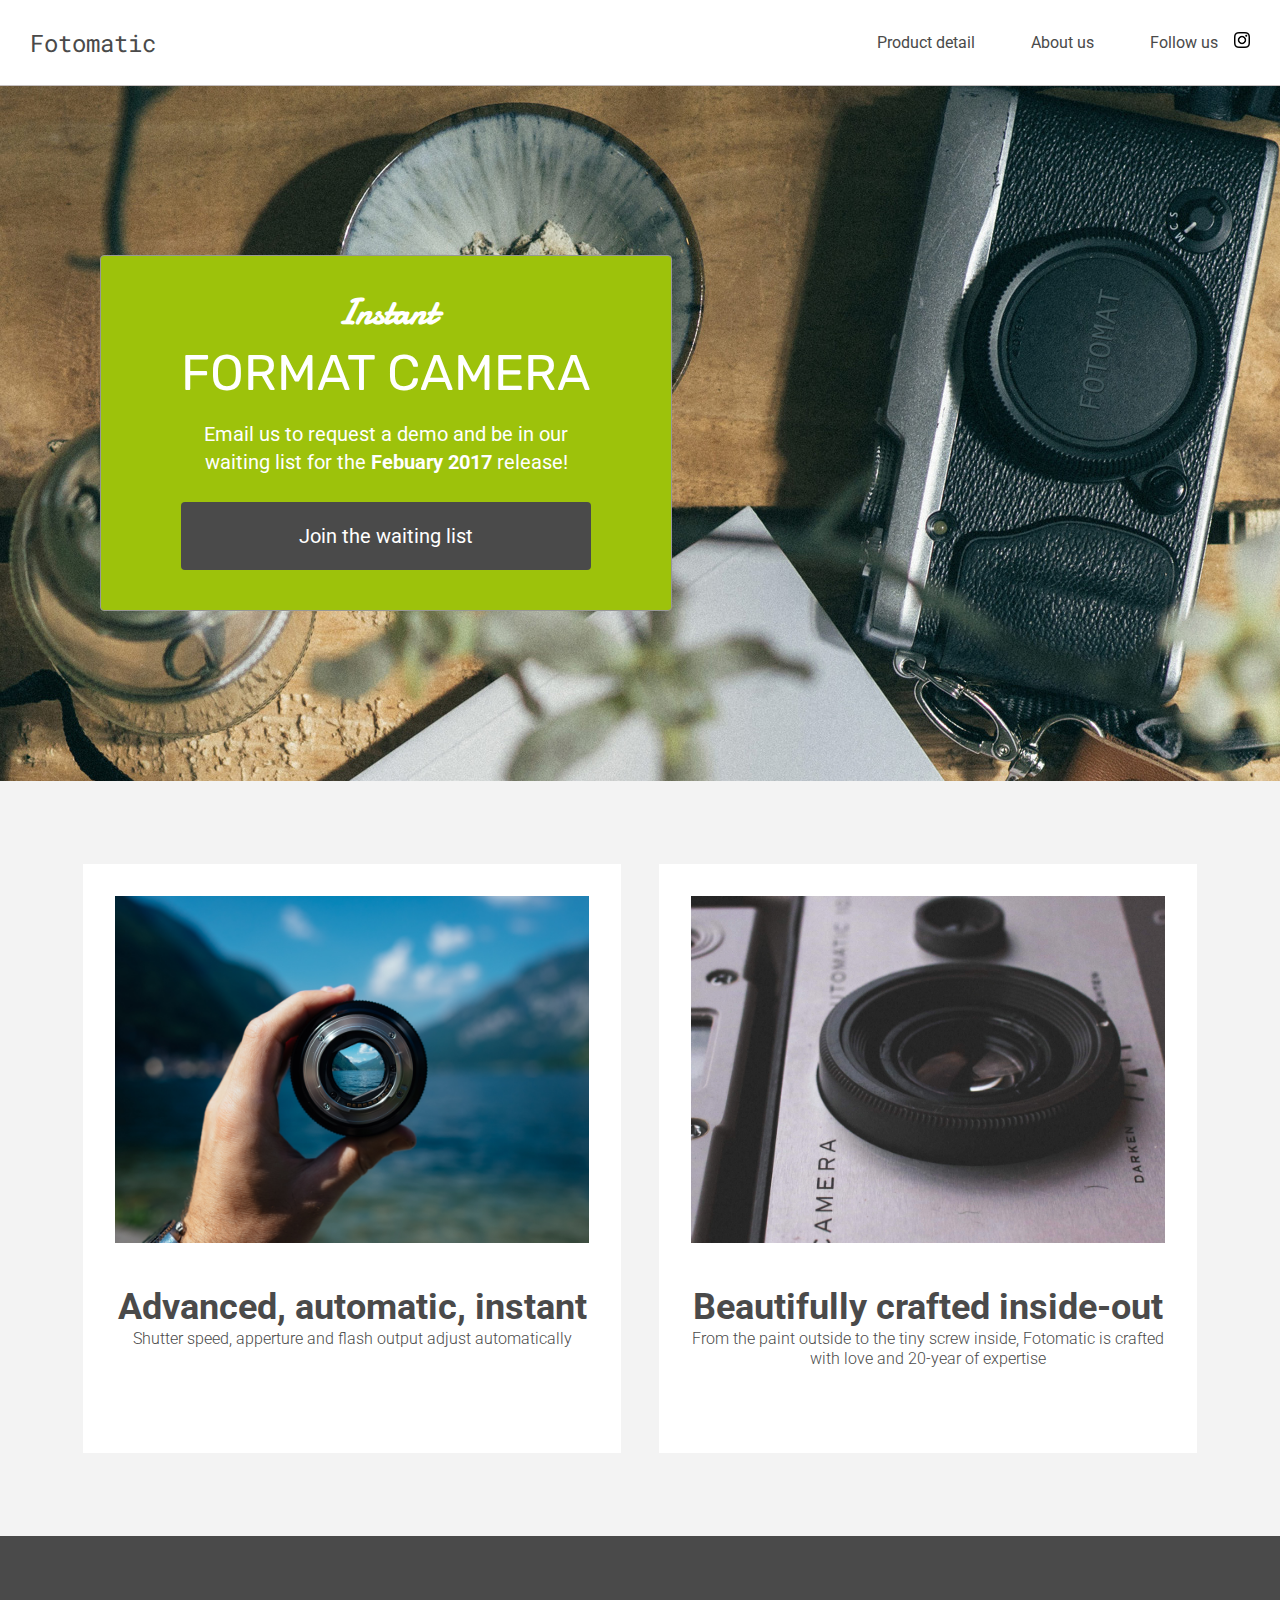
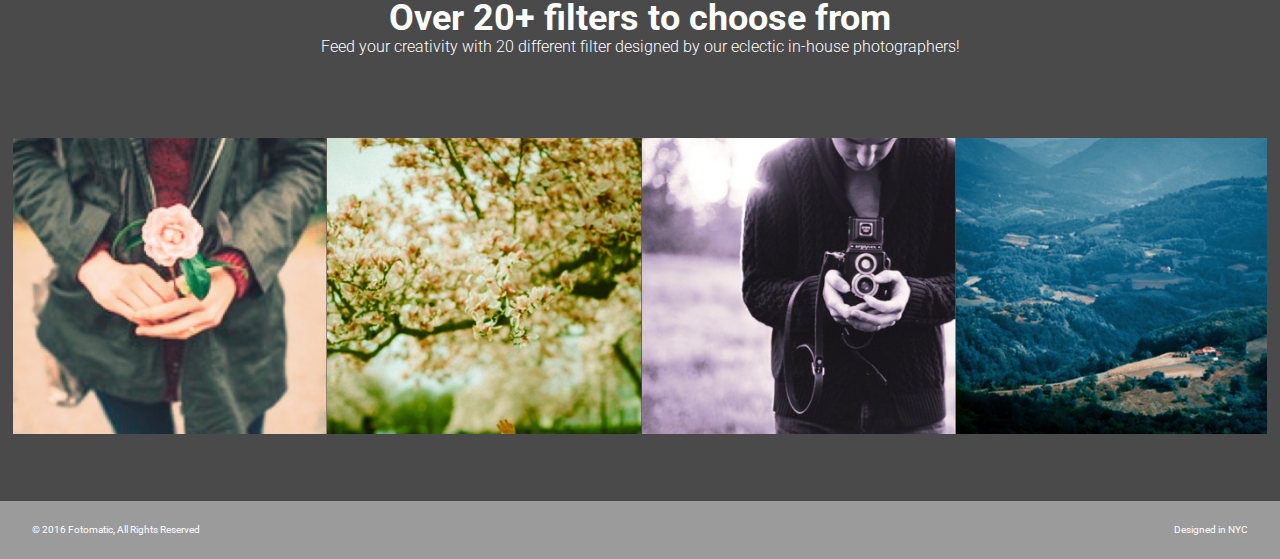
<file: index.html>
<!DOCTYPE html>
<html>
<head>
  <link href="https://fonts.googleapis.com/css?family=Damion" rel="stylesheet">
  <link href="https://fonts.googleapis.com/css?family=Rubik" rel="stylesheet">
  <link href="https://fonts.googleapis.com/css?family=Roboto:300,400,600,700" rel="stylesheet">
  <link href="https://fonts.googleapis.com/css?family=Roboto+Mono" rel="stylesheet"> 
  <link rel="stylesheet" href="resources/css/reset.css">
  <link rel="stylesheet" href="resources/css/style.css">
</head>
<body>
  <!-- Header -->
  <header>
    <div class="content">
      <a href="index.html" class="desktop logo">Fotomatic</a>
      <nav class="desktop">
        <ul>
          <li><a href="#">Product detail</a></li>
          <li><a href="#">About us</a></li>
          <li><a href="https://www.instagram.com/">Follow us <img class="icon" src="./resources/images/instagram.png"></a></li>
        </ul>
      </nav>
      <nav class="mobile">
        <ul>
          <li><a href="#"><img src="./resources/images/ic-logo.svg"></a></li>
          <li><a href="#"><img src="./resources/images/ic-product-detail.svg"></a></li>
          <li><a href="#"><img src="./resources/images/ic-about-us.svg"></a></li>
          <li><a href="#" class="button">Join us</a></li>
        </ul>
      </nav>
    </div>
  </header>

  <!-- Main Content -->
  <div class="main-content">

    <!-- Sign Up Section -->
    <div id="sign-up-section" class="banner">
      <div id="sign-up-cta">
        <div class="content center">
          <div class="header">
            <h2 class="cursive">Instant</h2>
            <h1 class="striking">FORMAT CAMERA</h1>
          </div>
          <div class="email">
            <span>
              Email us to request a demo and be in our waiting list for the <strong>Febuary 2017</strong> release!
            </span>
            <div class="button">Join the waiting list</div>
          </div>
        </div>
      </div>
    </div>

    <!-- Features Section -->
    <div id="features-section">
      <div class="feature center">
        
          <div class="image-container">
            <img src="resources/images/feature-1.png" />
          </div>
          <div class="content">
            <h2>Advanced, automatic, instant</h2>
            <h3>Shutter speed, apperture and flash output adjust automatically</h3>
          </div>
       
      </div>
      <div class="feature center">
       
          <div class="image-container">
            <img src="resources/images/feature-2.png" />
          </div>
          <div class="content">
            <h2>Beautifully crafted inside-out</h2>
            <h3>From the paint outside to the tiny screw inside, Fotomatic is crafted with love and 20-year of expertise</h3>
          </div>
        </div>
     
    </div>

    <!-- Filters Section -->
    <div id="filters-section">
      <div class="content center">
        <h2>Over 20+ filters to choose from</h2>
        <h3>Feed your creativity with 20 different filter designed by our eclectic in-house photographers!</h3>
      </div>
      <div class="images-container">
        <div class="image-container">
          <img src="./resources/images/filter-1.png" />
        </div>
        <div class="image-container">
          <img src="./resources/images/filter-2.png" />
        </div>
        <div class="image-container">
          <img src="./resources/images/filter-3.png" />
        </div>
        <div class="image-container extra">
          <img src="./resources/images/filter-4.png" />
        </div>
      </div>
    </div>

    <!-- Quotes Section
    <div id="quotes-section">
      <div class="content center">
        <span class="quote">“It’s truly something that could create a brand new photography Renaissance”</span>
        <img class="quote-citation" src="./resources/images/photography-logo.png" />
      </div>
    </div>

    <!-- Footer -->
    <footer>
      <div class="content">
        <span class="copyright">© 2016  Fotomatic, All Rights Reserved</span>
        <span class="location">Designed in NYC</span>
      </div>
    </footer>

  </div>
</body>
</html>
</file>
<file: resources/css/style.css>
/* Universal Styles */

html {
  font-family: "Roboto", sans-serif;
  font-size: 16px;
}

.main-content {
  position: relative;
  top: 5.3125rem; /* To offset for fixed header. */
}

.center {
  text-align: center;
}

.button {
  border-radius: 4px;
  background-color: #4a4a4a;
  color: white;
}

.image-container {
  overflow: hidden;
}

/*.image-container img {
  display: block;
}*/

@media only screen and (max-width: 760px) {
  .main-content {
    top: 2.5625rem;
  }
}

/* Header */

header {
  position: fixed;
  width: 100%;
  border-bottom: solid 1px #c6c1c1;
  background-color: white;
  z-index: 5;
  height: 5.3125rem;
}

header .content {
  display: flex;
  align-items: center;
  padding: 1.875rem;
}

header a {
  color: #4a4a4a;
  text-decoration: none;
}

header .logo {
  flex: 1;
  font-family: 'Roboto Mono', monospace;
  font-size: 1.5rem;
}

header nav ul {
  display: flex;
}

nav li {
  padding-left: 3.5rem;
}

nav a {
  vertical-align: bottom;
  line-height: 1.6;
}

header .icon {
  width: 1rem;
  padding-left: .75rem;
}

header .mobile {
  display: none;
}

@media only screen and (max-width: 760px) {
  header .desktop {
    display: none;
  }

  header .mobile {
    display: block;
    width: 100%;
  }

  header .content {
    padding: .5rem 0;
  }

  header .mobile ul {
    display: flex;
    justify-content: space-around;
    align-items: center;
    width: 100%;
  }

  header .mobile li {
    padding: 0;
  }

  header .mobile .button {
    padding: .1875rem .5rem;
    background-color: #9dc20b;
    line-height: 1.6;
    color: white;
  }
}

/* Sign Up Section */

#sign-up-section {
  display: flex;
  justify-content: flex-start;
  align-items: flex-start;
  height: 43.5rem;
  background-image: url(../images/banner-landingpage.jpg);
  background-repeat: no-repeat;
  background-position: center;
  background-size: cover;
}

#sign-up-cta {
  margin: 10.625rem 0 10.625rem 6.25rem;
  padding: 0 5rem 2.5rem 5rem;
  border: solid 1px #979797;
  border-radius: 4px;
  background-color: #9dc20b;
}

#sign-up-cta .content {
  width: 25.625rem;
  margin-top: 2rem;
  font-family: "Roboto", sans-serif;
  font-size: 1.25rem;
  line-height: 1.4;
  color: white;
}

#sign-up-cta h1 {
  font-size: 3.125rem;
}

#sign-up-cta h2 {
  font-size: 2.25rem;
}

#sign-up-cta span strong {
  font-weight: bold;
}

#sign-up-cta .cursive {
  font-family: "Damion", cursive;
}

#sign-up-cta .striking {
  font-family: "Rubik", sans-serif;
  padding-bottom: .75rem;
}

#sign-up-cta .button {
  margin-top: 1.625rem;
  padding: 1.25rem 7.25rem;
}

@media only screen and (max-width: 760px) {
  #sign-up-section {
    align-items: center;
    justify-content: center;
    height: 28rem;
  }

  #sign-up-cta {
    position: static;
    width: auto;
    height: auto;
    background-color: transparent;
    border: none;
  }

  #sign-up-cta .content {
    margin-top: 0;
  }

  #sign-up-cta .email {
    display: none;
  }

  #sign-up-cta h1 {
    font-size: 3.125rem;
  }

  #sign-up-cta h2 {
    font-size: 2.25rem;
  }
}

@media only screen and (max-width: 450px) {
  #sign-up-section {
    height: 20rem;
  }

  #sign-up-cta h1 {
    font-size: 2.25rem;
  }

  #sign-up-cta h2 {
    font-size: 2rem;
  }
}

/* Features Section */

#features-section {
  display: flex;
  align-items: center;
  justify-content: space-between;
  padding: 4rem 5%;
  background-color: #f3f3f3;
}

.feature {
  display: flex;
  flex-direction: column;
  align-items: center;
  margin: 1.1875rem;
  height: 32.8125rem;
  background-color: white;
  padding: 2rem;
}

.feature.image-container {
  width: 90%;
  height: 65%;
}

.feature img {
  width: 100%;
  height: auto;
}

.feature .content {
  color: #4a4a4a;
  line-height: 1.2;
  padding: 2.5rem 0;
}

.content h2 {
  font-size: 2.25rem;
  font-weight: 700;
}

.content h3 {
  font-weight: 300;
}

@media only screen and (max-width: 890px) {
  .feature h2 {
    font-size: 1.125rem;
    line-height: 1.3;
    font-weight: normal;
  }

  .feature h3 {
    font-size: .875rem;
    line-height: 1.4;
  }
}

@media only screen and (max-width: 760px) {
  #features-section {
    flex-flow: column;
    padding: 0;
  }

  .feature {
    margin: 0;
    padding: 1.25rem 1rem 0 1rem;
  }
}

/* Filters Section */

#filters-section {
  display: flex;
  flex-direction: column;
  /*align-items: center;*/
  padding: 4rem 0;
  background-color: #4a4a4a;
}

#filters-section .content {
  padding: 0 .625rem;
  margin-bottom: 5rem;
  color: white;
}

#filters-section .content h2 {
  font-size: 2.25rem;
  font-weight: 700;
  opacity: 100%;
}

#filters-section .content h3 {
  font-size: 1rem;
  line-height: 1.4;
  font-weight: 300;
}

#filters-section .images-container {
  display: flex;
  flex-direction: row;
  flex-wrap: nowrap;
  max-width: 100%;
  padding: 0 1%;
  vertical-align: baseline;
}

#filters-section img {
  width: 100%;
  height: auto;
}


@media only screen and (max-width: 760px) {
  #filters-section {
    padding: 1.5rem 0 0 0;
  }

  #filters-section .content {
    margin-bottom: 1rem;
  }

  #filters-section .content h2 {
    padding-bottom: .625rem;
    font-size: 1.125rem;
    line-height: 1.3;
    font-weight: normal;
  }

  #filters-section .content h3 {
    font-size: .875rem;
    line-height: 1.4;
  }

  #filters-section .images-container {
    padding: 0;
  }

  #filters-section .extra {
    display: none;
  }
}

/* Quotes Section */

#quotes-section {
  background-color: #f3f3f3;
}

#quotes-section content {
  padding: 5rem 0;
}

#quotes-section quote {
  padding-right: 1.875rem;
  font-family: "Palatino", serif;
  font-size: 1.875rem;
  line-height: 1.1;
  font-style: italic;
  color: #4a4a4a;
}

#quotes-section quote-citation {
  height: 1.875rem;
}

@media only screen and (max-width: 760px) {
  #quotes-section content {
    padding: 1.875rem .625rem;
  }

  #quotes-section quote {
    font-size: 1.5rem;
    line-height: 1.4;
  }

  #quotes-section quote-citation {
    display: block;
    padding-top: 1rem;
    margin: auto;
  }
}

/* Footer */

footer {
  background-color: #9b9b9b;
  padding: 1.5rem 2rem;
}

footer .content {
  color: white;
  display: flex;
  font-size: .75rem;
}

footer .copyright {
  flex-grow: 1;
}

@media only screen and (min-width: 760px) {
  footer .content {
    font-size: .625rem;
  }
}
</file>
